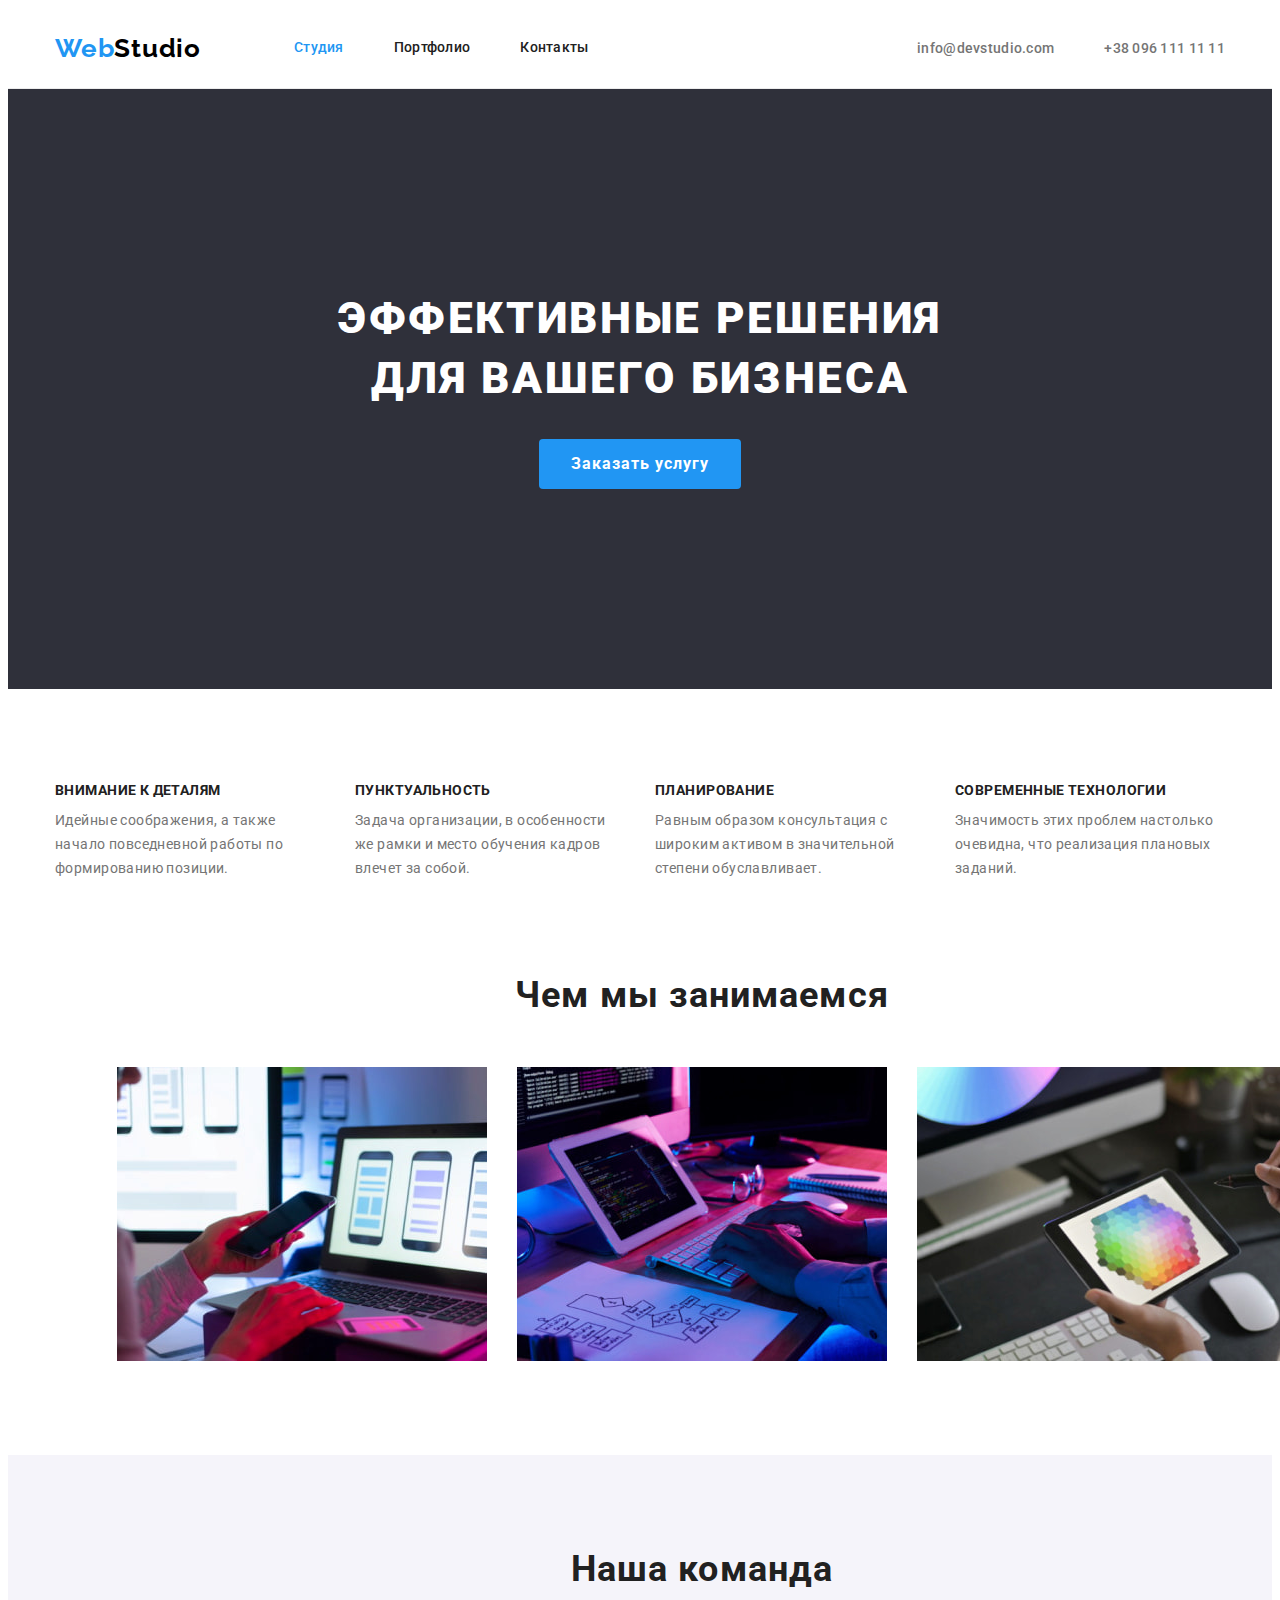
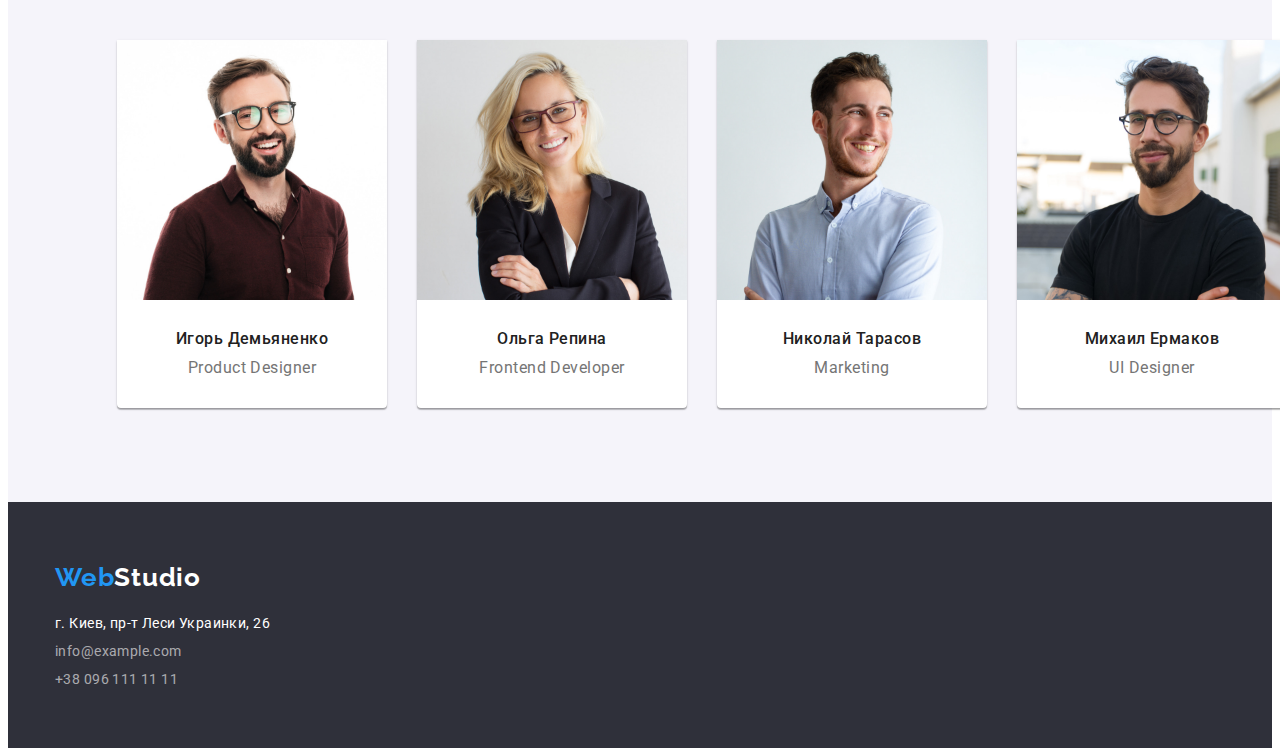
<file: index.html>
<!DOCTYPE html>
<html lang="ru">
  <head>
    <meta charset="UTF-8" />
    <meta http-equiv="X-UA-Compatible" content="IE=edge" />
    <meta name="viewport" content="width=device-width, initial-scale=1.0" />
    <title>Web Studio</title>
    <link
      href="https://fonts.googleapis.com/css2?family=Raleway:wght@700&family=Roboto:wght@400;500;700;900&display=swap"
      rel="stylesheet"
    />
    <link
      rel="stylesheet"
      href="https://cdnjs.cloudflare.com/ajax/libs/modern-normalize/1.1.0/modern-normalize.min.css"
      integrity="sha512-wpPYUAdjBVSE4KJnH1VR1HeZfpl1ub8YT/NKx4PuQ5NmX2tKuGu6U/JRp5y+Y8XG2tV+wKQpNHVUX03MfMFn9Q=="
      crossorigin="anonymous"
      referrerpolicy="no-referrer"
    />
    <link rel="stylesheet" href="./css/styles.css" />
  </head>
  <body>
    <header class="header">
      <div class="container">
        <a href="./index.html" class="logo link" lang="en"
          >Web<span class="studio">Studio</span></a
        >
        <nav class="header-navigation">
          <ul class="header-list list">
            <li>
              <a href="./index.html" class="active header-link link">Студия</a>
            </li>
            <li>
              <a href="./portfolio.html" class="header-link link">Портфолио</a>
            </li>
            <li><a href="./contact" class="header-link link">Контакты</a></li>
          </ul>
        </nav>
        <ul class="header-list-contacts list">
          <li>
            <a href="emailto:info@devstudio.com" class="header-contact link"
              >info@devstudio.com
            </a>
          </li>
          <li>
            <a href="tel:+380961111111" class="header-contact link">
              +38 096 111 11 11</a
            >
          </li>
        </ul>
      </div>
    </header>
    <main>
      <section class="hero">
        <div class="container">
          <h1 class="hero-title">Эффективные решения для вашего бизнеса</h1>
          <button type="button" class="hero-btn">Заказать услугу</button>
        </div>
      </section>
      <section class="features section">
        <div class="container">
          <h2 hidden class="features-title">Наши особенности</h2>
          <ul class="features-list list">
            <li class="features-list-item">
              <h3 class="features-subtitle">Внимание к деталям</h3>
              <p class="features-desc">
                Идейные соображения, а также начало повседневной работы по
                формированию позиции.
              </p>
            </li>
            <li class="features-list-item">
              <h3 class="features-subtitle">Пунктуальность</h3>
              <p class="features-desc">
                Задача организации, в особенности же рамки и место обучения
                кадров влечет за собой.
              </p>
            </li>
            <li class="features-list-item">
              <h3 class="features-subtitle">Планирование</h3>
              <p class="features-desc">
                Равным образом консультация с широким активом в значительной
                степени обуславливает.
              </p>
            </li>
            <li class="features-list-item">
              <h3 class="features-subtitle">Современные технологии</h3>
              <p class="features-desc">
                Значимость этих проблем настолько очевидна, что реализация
                плановых заданий.
              </p>
            </li>
          </ul>
        </div>
      </section>
      <section class="direction section">
        <div class="container">
          <h2 class="direction-title">Чем мы занимаемся</h2>
          <ul class="direction-list list">
            <li>
              <img
                class="direction-pic"
                src="./images/img1.jpg"
                alt="Программист за своим рабочим столом"
                width="370"
                height="294"
              />
            </li>
            <li>
              <img
                class="direction-pic"
                src="./images/img2.jpg"
                alt="Разработка мобильных приложений"
                width="370"
                height="294"
              />
            </li>
            <li>
              <img
                class="direction-pic"
                src="./images/img3.jpg"
                alt="Палитра на планшете"
                width="370"
                height="294"
              />
            </li>
          </ul>
        </div>
      </section>
      <section class="team section">
        <div class="container">
          <h2 class="team-title">Наша команда</h2>
          <ul class="team-list list">
            <li class="team-list-item">
              <img
                class="team-pic"
                alt="Игорь Демьяненко"
                src="./images/img11.jpg"
                width="270"
                height="260"
              />
              <div class="team-card">
                <h3 class="team-subtitle">Игорь Демьяненко</h3>
                <p class="team-desc" lang="en">Product Designer</p>
              </div>
            </li>
            <li class="team-list-item">
              <img
                class="team-pic"
                alt="Ольга Репина"
                src="./images/img12.jpg"
                width="270"
                height="260"
              />
              <div class="team-card">
                <h3 class="team-subtitle">Ольга Репина</h3>
                <p class="team-desc" lang="en">Frontend Developer</p>
              </div>
            </li>
            <li class="team-list-item">
              <img
                class="team-pic"
                alt="Николай Тарасов"
                src="./images/img13.jpg"
                width="270"
                height="260"
              />
              <div class="team-card">
                <h3 class="team-subtitle">Николай Тарасов</h3>
                <p class="team-desc" lang="en">Marketing</p>
              </div>
            </li>
            <li class="team-list-item">
              <img
                class="team-pic"
                alt="Михаил Ермаков"
                src="./images/img14.jpg"
                width="270"
                height="260"
              />
              <div class="team-card">
                <h3 class="team-subtitle">Михаил Ермаков</h3>
                <p class="team-desc" lang="en">UI Designer</p>
              </div>
            </li>
          </ul>
        </div>
      </section>
    </main>
    <footer class="footer">
      <div class="container">
        <a href="/index.html" class="logo-footer link" lang="en"
          >Web<span class="studio-footer">Studio</span></a
        >
        <address class="footer-address-list">
          <ul class="footer-list list">
            <li class="footer-list-item">
              <a
                class="footer-address link"
                href="https://bit.ly/3pXMvUd"
                target="_blank"
                rel="noopener noreferrer"
                >г. Киев, пр-т Леси Украинки, 26</a
              >
            </li>
            <li class="footer-list-item">
              <a class="footer-contact link" href="info@example.com"
                >info@example.com</a
              >
            </li>
            <li class="footer-list-item">
              <a class="footer-contact link" href="tel:+380961111111">
                +38 096 111 11 11</a
              >
            </li>
          </ul>
        </address>
      </div>
    </footer>
  </body>
</html>
</file>
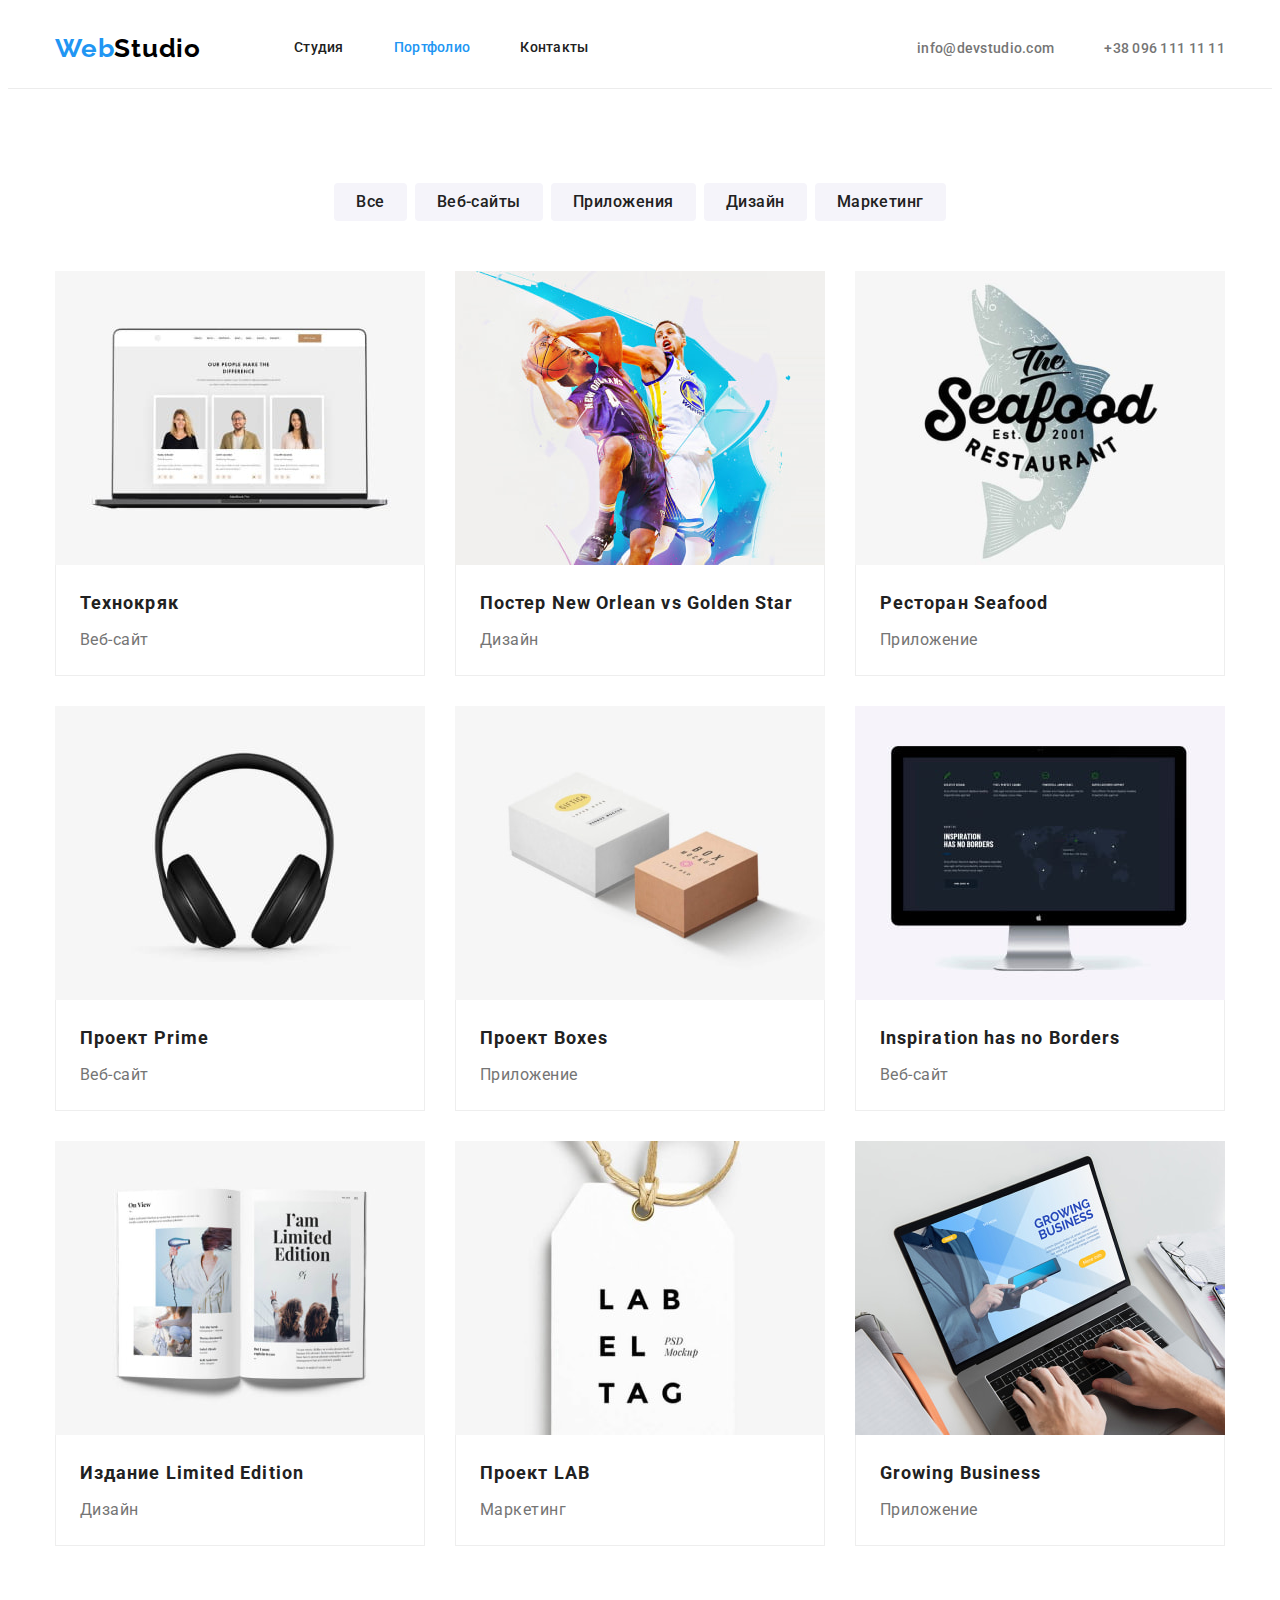
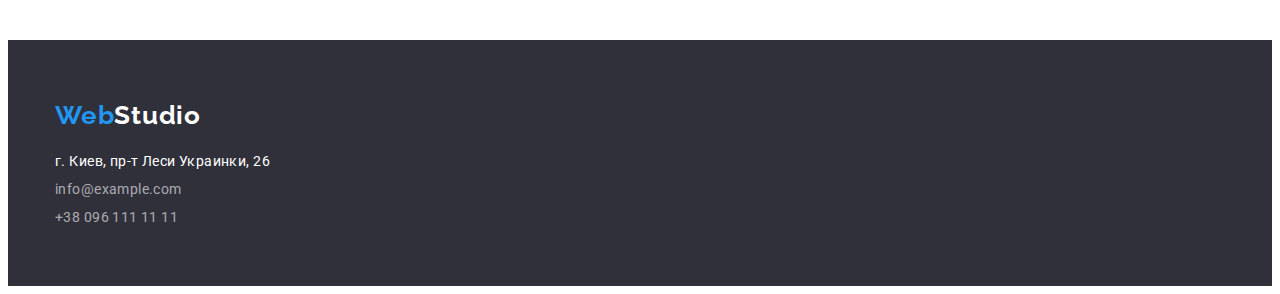
<file: portfolio.html>
<!DOCTYPE html>
<html lang="ru">
  <head>
    <meta charset="UTF-8" />
    <meta http-equiv="X-UA-Compatible" content="IE=edge" />
    <meta name="viewport" content="width=device-width, initial-scale=1.0" />
    <title>Портфолио</title>
    <link
      href="https://fonts.googleapis.com/css2?family=Raleway:wght@700&family=Roboto:wght@400;500;700;900&display=swap"
      rel="stylesheet"
    />
    <link
      rel="stylesheet"
      href="https://cdnjs.cloudflare.com/ajax/libs/modern-normalize/1.1.0/modern-normalize.min.css"
      integrity="sha512-wpPYUAdjBVSE4KJnH1VR1HeZfpl1ub8YT/NKx4PuQ5NmX2tKuGu6U/JRp5y+Y8XG2tV+wKQpNHVUX03MfMFn9Q=="
      crossorigin="anonymous"
      referrerpolicy="no-referrer"
    />
    <link rel="stylesheet" href="./css/styles.css" />
  </head>
  <body>
    <header class="header">
      <div class="container">
        <a href="./index.html" class="logo link" lang="en"
          >Web<span class="studio">Studio</span></a
        >
        <nav class="header-navigation">
          <ul class="header-list list">
            <li>
              <a href="./index.html" class="header-link link">Студия</a>
            </li>
            <li>
              <a href="./portfolio.html" class="active header-link link"
                >Портфолио</a
              >
            </li>
            <li><a href="./contact" class="header-link link">Контакты</a></li>
          </ul>
        </nav>
        <ul class="header-list-contacts list">
          <li>
            <a href="emailto:info@devstudio.com" class="header-contact link"
              >info@devstudio.com
            </a>
          </li>
          <li>
            <a href="tel:+380961111111" class="header-contact link">
              +38 096 111 11 11</a
            >
          </li>
        </ul>
      </div>
    </header>
    <main>
      <section class="projects section">
        <div class="container">
          <h1 hidden>Проекты</h1>
          <ul class="projects-btn-list list">
            <li class="projects-btn-list-item">
              <button type="button" class="projects-btn">Все</button>
            </li>
            <li class="projects-btn-list-item">
              <button type="button" class="projects-btn">Веб-сайты</button>
            </li>
            <li class="projects-btn-list-item">
              <button type="button" class="projects-btn">Приложения</button>
            </li>
            <li class="projects-btn-list-item">
              <button type="button" class="projects-btn">Дизайн</button>
            </li>
            <li class="projects-btn-list-item">
              <button type="button" class="projects-btn">Маркетинг</button>
            </li>
          </ul>
          <ul class="projects-list list">
            <li class="project-list-item">
              <a href="" class="link"
                ><img
                  class="project-pic"
                  src="./images/img21.jpg"
                  alt="Ноутбук"
                  width="370"
                  height="294"
                />
                <div class="projects-list-card">
                  <h2 class="projects-subtitle">Технокряк</h2>
                  <p class="projects-desc">Веб-сайт</p>
                </div>
              </a>
            </li>
            <li class="project-list-item">
              <a href="" class="link"
                ><img
                  class="project-pic"
                  src="./images/img22.jpg"
                  alt="Два баскетболиста"
                  width="370"
                  height="294"
                />
                <div class="projects-list-card">
                  <h2 class="projects-subtitle">
                    Постер New Orlean vs Golden Star
                  </h2>
                  <p class="projects-desc">Дизайн</p>
                </div>
              </a>
            </li>
            <li class="project-list-item">
              <a href="" class="link"
                ><img
                  class="project-pic"
                  src="./images/img23.jpg"
                  alt="Логотип с рыбой"
                  width="370"
                  height="294"
                />
                <div class="projects-list-card">
                  <h2 class="projects-subtitle">Ресторан Seafood</h2>
                  <p class="projects-desc">Приложение</p>
                </div>
              </a>
            </li>
            <li class="project-list-item">
              <a href="" class="link"
                ><img
                  class="project-pic"
                  src="./images/img24.jpg"
                  alt="Наушники"
                  width="370"
                  height="294"
                />
                <div class="projects-list-card">
                  <h2 class="projects-subtitle">Проект Prime</h2>
                  <p class="projects-desc">Веб-сайт</p>
                </div>
              </a>
            </li>
            <li class="project-list-item">
              <a href="" class="link"
                ><img
                  class="project-pic"
                  src="./images/img25.jpg"
                  alt="Две коробки"
                  width="370"
                  height="294"
                />
                <div class="projects-list-card">
                  <h2 class="projects-subtitle">Проект Boxes</h2>
                  <p class="projects-desc">Приложение</p>
                </div>
              </a>
            </li>
            <li class="project-list-item">
              <a href="" class="link"
                ><img
                  class="project-pic"
                  src="./images/img26.jpg"
                  alt="Монитор компьютера"
                  width="370"
                  height="294"
                />
                <div class="projects-list-card">
                  <h2 class="projects-subtitle" lang="en">
                    Inspiration has no Borders
                  </h2>
                  <p class="projects-desc">Веб-сайт</p>
                </div>
              </a>
            </li>
            <li class="project-list-item">
              <a href="" class="link"
                ><img
                  class="project-pic"
                  src="./images/img27.jpg"
                  alt="Открытая книга"
                  width="370"
                  height="294"
                />
                <div class="projects-list-card">
                  <h2 class="projects-subtitle">Издание Limited Edition</h2>
                  <p class="projects-desc">Дизайн</p>
                </div>
              </a>
            </li>
            <li class="project-list-item">
              <a href="" class="link"
                ><img
                  class="project-pic"
                  src="./images/img28.jpg"
                  alt="Логотип на бирке"
                  width="370"
                  height="294"
                />
                <div class="projects-list-card">
                  <h2 class="projects-subtitle">Проект LAB</h2>
                  <p class="projects-desc">Маркетинг</p>
                </div>
              </a>
            </li>
            <li class="project-list-item">
              <a href="" class="link"
                ><img
                  class="project-pic"
                  src="./images/img29.jpg"
                  alt="Бизнесмен за ноутбуком"
                  width="370"
                  height="294"
                />
                <div class="projects-list-card">
                  <h2 class="projects-subtitle" lang="en">Growing Business</h2>
                  <p class="projects-desc">Приложение</p>
                </div>
              </a>
            </li>
          </ul>
        </div>
      </section>
    </main>
    <footer class="footer">
      <div class="container">
        <a href="/index.html" class="logo-footer link" lang="en"
          >Web<span class="studio-footer">Studio</span></a
        >
        <address class="footer-address-list">
          <ul class="footer-list list">
            <li class="footer-list-item">
              <a
                class="footer-address link"
                href="https://bit.ly/3pXMvUd"
                target="_blank"
                rel="noopener noreferrer"
                >г. Киев, пр-т Леси Украинки, 26</a
              >
            </li>
            <li class="footer-list-item">
              <a class="footer-contact link" href="info@example.com"
                >info@example.com</a
              >
            </li>
            <li class="footer-list-item">
              <a class="footer-contact link" href="tel:+380961111111">
                +38 096 111 11 11</a
              >
            </li>
          </ul>
        </address>
      </div>
    </footer>
  </body>
</html>
</file>
<file: css/styles.css>
html {
    box-sizing: border-box;
}
    *,
    *::before,
    *::after {
        box-sizing: inherit;
    }
p, h1, h2, h3, h4, h5, h6 {
    margin: 0;
}
ul {
    margin: 0;
    padding-left: 0;
}

:root {
    --title-color: #212121;
    --accent: #2196F3;
}
body {
    font-family: 'Roboto', sans-serif;
    color: #757575;
}
.link { text-decoration: none
}
.list { list-style: none;
}
.container {
    width: 1200px;
    margin-left: auto;
    margin-right: auto;
    padding-left: 15px;
    padding-right: 15px;
}
.section {
    padding: 94px 94px;
}
.logo {
    font-family: 'Raleway';
    font-style: normal;
    font-weight: 700;
    font-size: 26px;
    line-height: 1.19;
    letter-spacing: 0.03em;
    color: #2196F3;
    margin-right: 93px;
    padding: 15px 0px;
}
.logo-footer {
    font-family: 'Raleway';
    font-style: normal;
    font-weight: 700;
    font-size: 26px;
    line-height: 1.19;
    letter-spacing: 0.03em;
    color: #2196F3;

}
.studio {
    color: #000000;
}
.studio-footer {
    color: #FFFFFF;
}
.header .container {    
    display: flex;
    background: #FFFFFF;
    align-items: center

}
.header {
        border-bottom: 1px solid #ECECEC;
}
.header-list {
    display: flex;
    column-gap: 50px;

}
.header-navigation {
    margin-right: auto;
}
.header-list-contacts {
    display: flex;
    column-gap: 50px;

}
.header-contact {
    padding: 32px 0px;
}
.header-link {
    font-weight: 500;
    font-size: 14px;
        line-height: 1.14;
        letter-spacing: 0.02em;    
        color: var(--title-color);
        display: block;
        padding: 32px 0px;
}
.active {
    color: var(--accent);
}
.header-link:hover, 
.header-link:focus {
    color: var(--accent);
}
.header-contact {
    font-weight: 500;
        font-size: 14px;
        line-height: 1.14;
        letter-spacing: 0.02em;
        color: #757575;
        padding: 32px 0px;
}
.header-contact:hover, 
.header-contact:focus {
    color: var(--accent);
}
.hero {
    background: #2F303A;
    text-align: center;
    padding: 200px 0;
}

.hero-title {
    font-weight: 900;
    width: 696px;
        font-size: 44px;
        line-height: 1.36;
        text-align: center;
        letter-spacing: 0.06em;
        text-transform: uppercase;   
        color: #FFFFFF;
        margin-left: auto;
        margin-right: auto;
        margin-bottom: 30px;
}
.hero-btn {
    font-family: inherit;
    cursor: pointer;
    font-weight: 700;
        font-size: 16px;
        line-height: 1.90;
        letter-spacing: 0.06em; 
        color: #FFFFFF;
        background: #2196F3;
    border-radius: 4px;
    border: none;
    padding: 10px 32px;
}
.hero-btn:hover,
.hero-btn:focus {
    background-color: #188ce8;
    color: #FFFFFF;
}
.features {
    padding: 94px 0px;
}
.features-list {
    display: flex;
        column-gap: 30px;
}
.features-title {
        font-size: 36px;
        line-height: 1.16;
        text-align: center;
        letter-spacing: 0.03em;
        color: var(--title-color);
}
.features-list-item {
width: 270px;
}
.features-subtitle {
        font-size: 14px;
        line-height: 1.14;
        letter-spacing: 0.03em;
        text-transform: uppercase;
        color: var(--title-color);
        margin-bottom: 10px;
}
.features-desc {
        font-size: 14px;
        line-height: 1.71;
        letter-spacing: 0.03em;

}
.direction {
    padding-top: 0px;
}
.direction-pic {
    display: block; 
    max-width: 100%; 
    height: auto;
}
.direction-title {
        font-size: 36px;
        line-height: 1.16;
        text-align: center;
        letter-spacing: 0.03em;
        color: var(--title-color);
        margin-bottom: 50px;
}
.direction-list {
    display: flex;
    column-gap: 30px;
}
.team {
    background: #F5F4FA;
}
.team-title {
        font-size: 36px;
        line-height: 1.16;
        text-align: center;
        letter-spacing: 0.03em;
        color: var(--title-color);
        margin-bottom: 50px;
}
.team-pic {
        display: block;
        max-width: 100%;
        height: auto;
}
.team-list {
    display: flex;
    column-gap: 30px;
}
.team-list-item {
    background: #FFFFFF;
        box-shadow: 0px 1px 3px rgba(0, 0, 0, 0.12), 0px 1px 1px rgba(0, 0, 0, 0.14), 0px 2px 1px rgba(0, 0, 0, 0.2);
        border-radius: 0px 0px 4px 4px;
}
.team-subtitle {
    font-weight: 500;
        font-size: 16px;
        line-height: 1.18;
        text-align: center;
        letter-spacing: 0.03em;
        color: var(--title-color);
        margin-bottom: 10px;
}
.team-desc {
        line-height: 1.18;
        text-align: center;
        letter-spacing: 0.03em;
}
.team-card {
    padding: 30px 0px;
}
.footer {
    background: #2F303A;
    padding: 60px 0px;
}
.footer-list-item:not(:last-child) {
    margin-bottom: 9px;
}
.footer-address {
        font-style: normal;
        font-size: 14px;
        line-height: 1.17;
        letter-spacing: 0.03em;
        color: #FFFFFF;

}
.footer-address:hover,
.footer-address:focus {
    color: var(--accent);
}
.footer-address-list {
            margin-top: 20px;
}
.footer-contact {
    font-style: normal;
    font-size: 14px;
    line-height: 1.17;
    letter-spacing: 0.03em;
    color: rgba(255, 255, 255, 0.6);
}
.footer-contact:hover,
.footer-contact:focus {
    color: var(--accent);
}
.projects {
    padding: 94px 0px;
}
.projects-btn-list {
    display: flex;
    justify-content: center;
    column-gap: 8px;
    margin-bottom: 50px;
}
.projects-btn {
    font-weight: 500;
        font-size: 16px;
        line-height: 1.62;
        letter-spacing: 0.03em;
    font-family: inherit;
    cursor: pointer;
    color: var(--title-color);
    background: #F5F4FA;
    border: none;
    padding: 6px 22px;
    border-radius: 4px;
}
.projects-btn:hover,
.projects-btn:focus {
    color: #FFFFFF;
    background: var(--accent);
}
.project-pic {
    display: block;
    max-width: 100%;
    height: auto;
}
.projects-list {
display: flex;
gap: 30px;
flex-wrap: wrap;
}

.projects-list-card {
padding: 20px 24px;
background: #FFFFFF;
    border: 1px solid #EEEEEE;
    border-top: 0px;
}
.projects-subtitle {
font-size: 18px;
    line-height: 2;
    letter-spacing: 0.06em;
    color: var(--title-color);
    margin-bottom: 4px;
}
.projects-desc {
        line-height: 1.87;
        letter-spacing: 0.03em;
        color:#757575 ;
}
</file>
